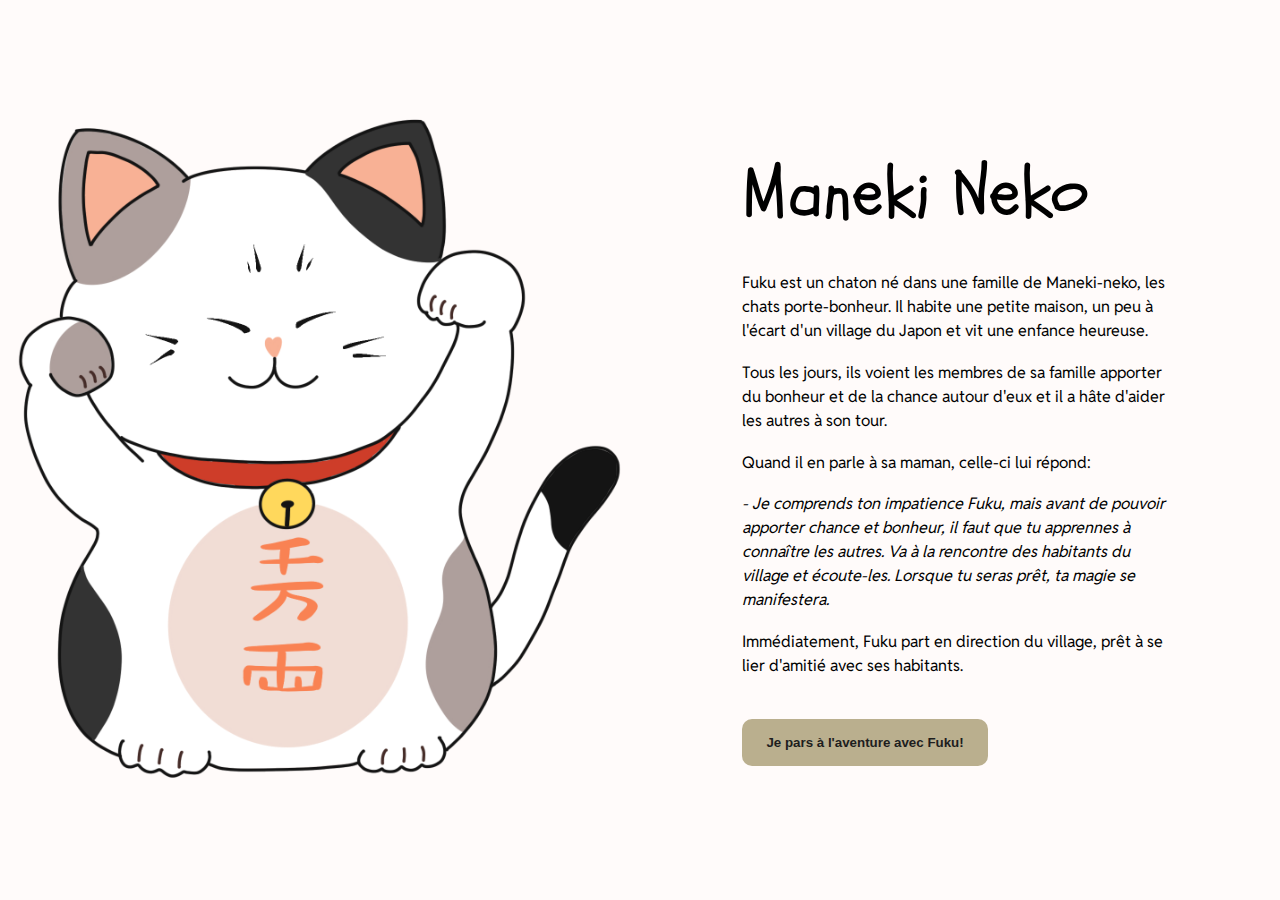
<file: index.html>
<!DOCTYPE html>
<html lang="fr">
<head>
    <meta charset="UTF-8">
    <meta name="viewport" content="width=device-width, initial-scale=1.0">
    <link rel="stylesheet" href="./css/reset.css">
    <link rel="stylesheet" href="./css/style.css">
    <title>Maneki Neko</title>
</head>
<body>
    <div class="image-container">
        <img class="image" src="./svg/maneki_neko.svg" alt="maneki neko">
    </div>

    <div class="story-container">
        <h1>Maneki Neko</h1>

        <section class="story">
            <p class="paragraph-story">
                Fuku est un chaton né dans une famille de Maneki-neko, les chats porte-bonheur. Il habite une petite maison, un peu à l'écart d'un village du Japon et vit une enfance heureuse.
            </p>
            <p class="paragraph-story">
                Tous les jours, ils voient les membres de sa famille apporter du bonheur et de la chance autour d'eux et il a hâte d'aider les autres à son tour. 
            </p>
            <p class="paragraph-story">
                Quand il en parle à sa maman, celle-ci lui répond:
            </p>
            <p class="paragraph-story-dialog">
                - Je comprends ton impatience Fuku, mais avant de pouvoir apporter chance et bonheur, il faut que tu apprennes à connaître les autres. Va à la rencontre des habitants du village et écoute-les. Lorsque tu seras prêt, ta magie se manifestera.
            </p>
            <p class="paragraph-story">Immédiatement, Fuku part en direction du village, prêt à se lier d'amitié avec ses habitants.</p>
            <a href="shop.html">
                <button type="button" class="start-button"> 
                    Je pars à l'aventure avec Fuku!
                </button>
            </a>
        </section>
    </div>
</body>
</html>
</file>
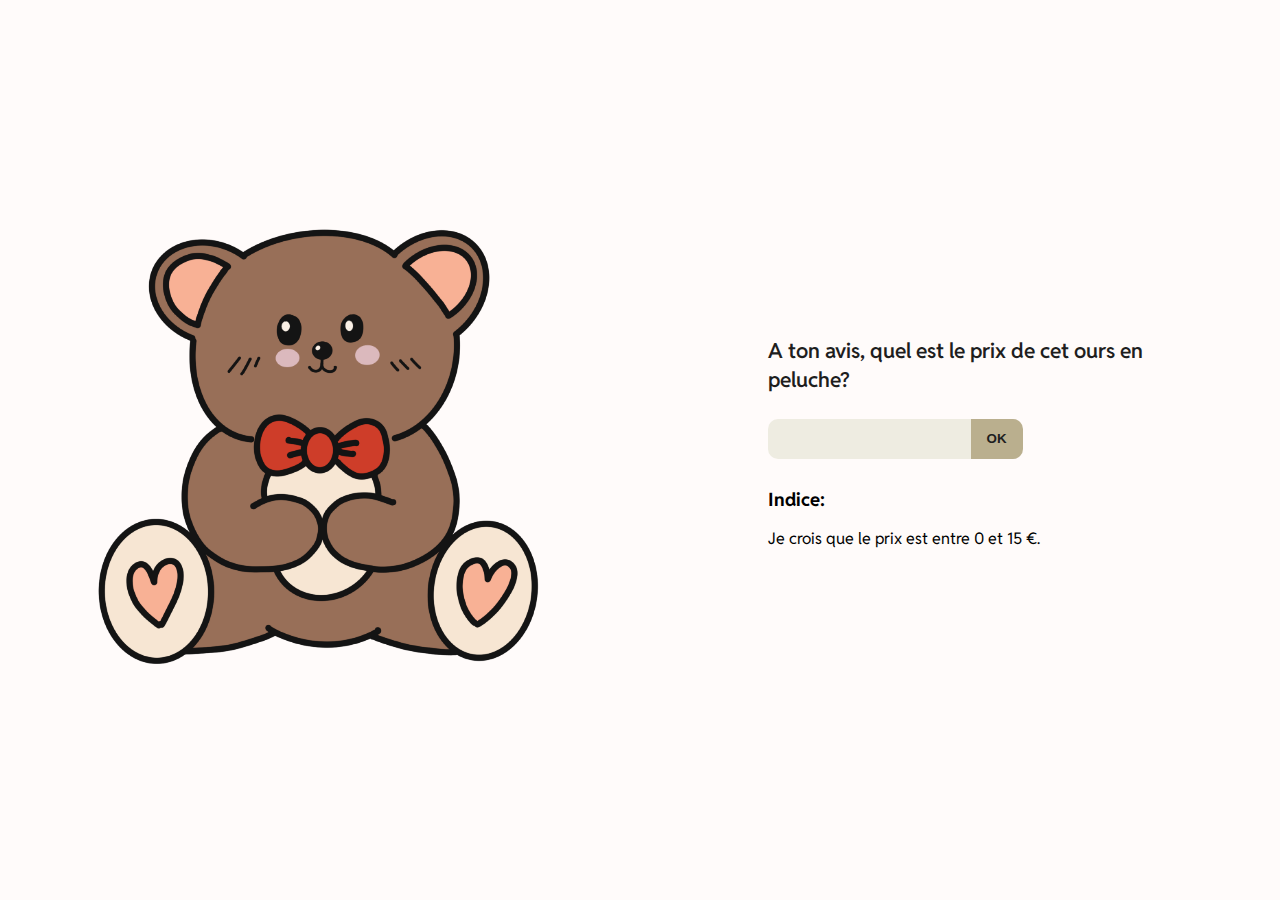
<file: game.html>
<!DOCTYPE html>
    <html lang="fr">
    <head>
        <meta charset="UTF-8">
        <meta name="viewport" content="width=device-width, initial-scale=1.0">
        <link rel="stylesheet" href="./css/reset.css">
        <link rel="stylesheet" href="./css/style.css">
        <title>Devinons le prix</title>
    </head>
    <body>
        <div class="image-container">
            <img class="object-image" id="bear-image" src="./svg/teddy_bear.svg" alt="ours en peluche">
        </div>

        <div class="game-container">
            <form id="game-form">
                <label>
                    <div class="question">
                        A ton avis, quel est le prix de <span id="object-name">cet ours en peluche</span>?
                    </div>
                    <div class="answer">
                        <input type="text" name="object-price" id="price-input">
                        <button type="submit" id="submit-button">OK</button>
                    </div>
                </label>
                
            </form>

            <div class="hints-container">
                <h2 id="hints-title">Indice:</h2>
                <ul>
                    <li>Je crois que le prix est entre 0 et 15 €.</li>
                </ul> 
                <ul id="hints-list">
                </ul>
            </div>
        </div>

        <div class="overlay"></div>

        <div class="game-hidden-popup">
            <button id="close-pop-button" type="button">&Cross;</button>
            <p class="popup-text"></p>
        </div>
    <script src="./app/app.js"></script>    
    </body>
    </html>
</file>
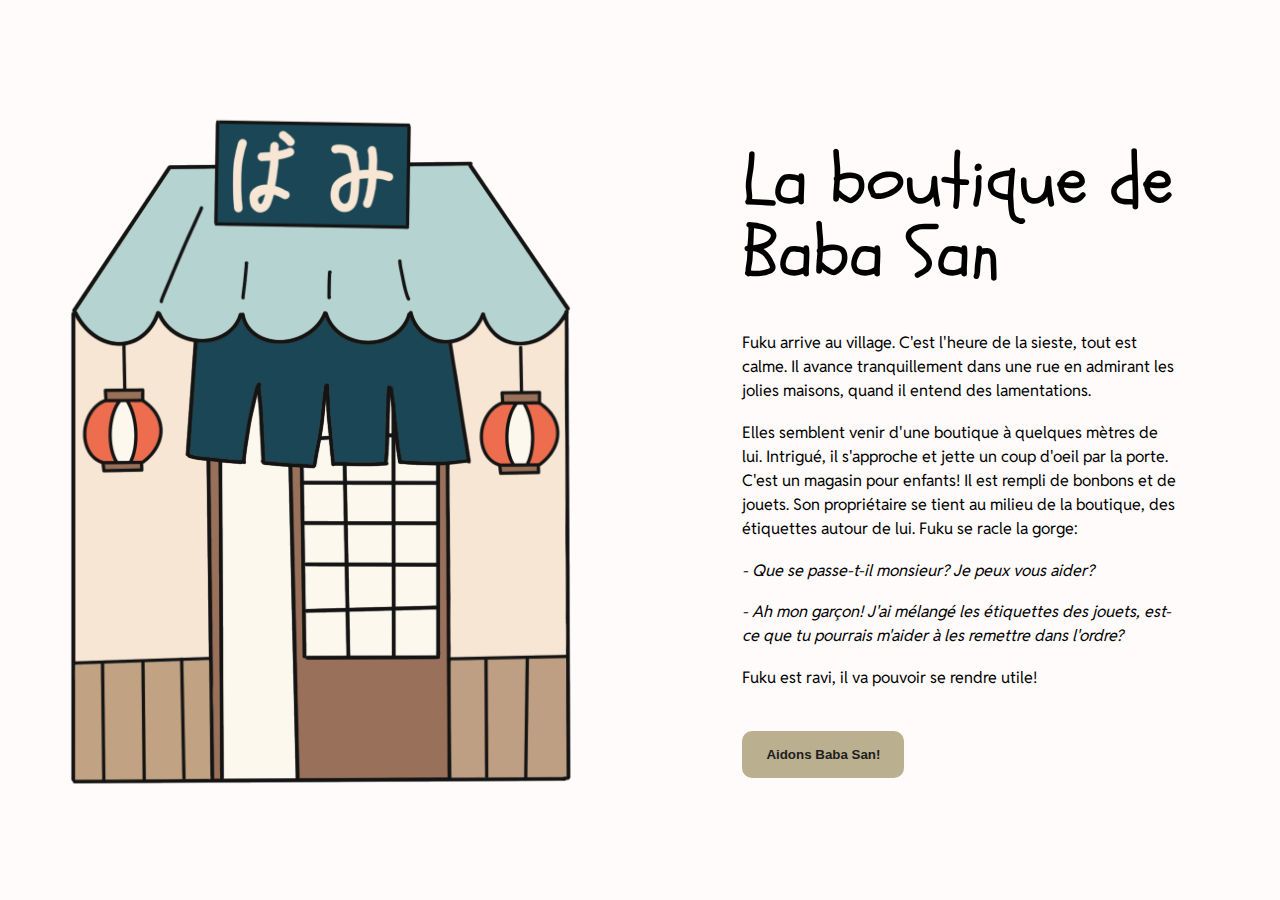
<file: shop.html>
<!DOCTYPE html>
<html lang="fr">
<head>
    <meta charset="UTF-8">
    <meta name="viewport" content="width=device-width, initial-scale=1.0">
    <link rel="stylesheet" href="./css/reset.css">
    <link rel="stylesheet" href="./css/style.css">
    <title>Bienvenue à la boutique</title>
</head>
<body>
    <div class="image-container">
        <img class="image" src="./svg/shop.svg" alt="boutique de baba san">
    </div>

    <div class="story-container">
        <h1>La boutique de Baba San</h1>

        <section class="story">
            <p class="paragraph-story">
                Fuku arrive au village. C'est l'heure de la sieste, tout est calme. Il avance tranquillement dans une rue en admirant les jolies maisons, quand il entend des lamentations.
            </p>
            <p class="paragraph-story">
                Elles semblent venir d'une boutique à quelques mètres de lui. Intrigué, il s'approche et jette un coup d'oeil par la porte. C'est un magasin pour enfants! Il est rempli de bonbons et de jouets. Son propriétaire se tient au milieu de la boutique, des étiquettes autour de lui. Fuku se racle la gorge: 
            </p>
            <p class="paragraph-story-dialog">
                - Que se passe-t-il monsieur? Je peux vous aider?
            </p>
            <p class="paragraph-story-dialog">
                - Ah mon garçon! J'ai mélangé les étiquettes des jouets, est-ce que tu pourrais m'aider à les remettre dans l'ordre?
            </p>
            <p class="paragraph-story">
                Fuku est ravi, il va pouvoir se rendre utile!
            </p>
            <a href="game.html">
                <button type="button" class="start-button"> 
                    Aidons Baba San!
                </button>
            </a>
        </section>
    </div>
</body>
</html>
</file>
<file: css/style.css>
@font-face {
    font-family: 'RedditSans';
    src: url('fonts/Reddit_Sans/RedditSans-VariableFont_wght.ttf') format('truetype');
    font-weight: 100 900; 
    font-style: normal;
  }

  @font-face {
    font-family: 'Schoolbell';
    src: url('fonts/Schoolbell/Schoolbell-Regular.ttf') format('truetype');
    font-weight: 100 900; 
    font-style: normal;
  }

* {
    box-sizing: border-box;
}

:root {
    --pearl-white: #FFFBFA;
    --beige: #EEECE1;
    --dark-beige: #BAAF8E;
    --brown: #AD9182;
    --chestnut: #583F2B;
    --light-pink: #DAB3B3;
    --old-pink: #D7B1AB;
    --red: #B91E20;
    --sage-green: #83955B;
    --green: #566A38;
    --dark-green: #2A3712;
    --dark-grey: #1E1E1E;
}

body {
    display: flex;
    height: 100%;
    font-family: 'RedditSans', 'Roboto', sans-serif;
    background-color: var(--pearl-white);
}

/* Partie gauche de l'écran */

/* Commun */
.image-container {
    width: 50%;
    height: 100vh;
    display: flex;
}

/* Index et boutique*/
.image {
    max-height: 80%;
    margin: auto;
    justify-content: center;
    align-items: center;
}

/* Jeu boutique */
.object-image {
    max-height: 50%;
    margin: auto;
    justify-content: center;
    align-items: center;
}

/* Partie droite de l'écran */

/* Index et boutique*/
.story-container {
    width: 50%;
    height: 100vh;
    display: flex;
    flex-direction: column;
    padding-right: 8%;
    padding-left: 8%;
    justify-content: center;
}

h1 {
    font-family: 'Schoolbell', sans-serif;
    font-size: 5rem;
    margin: 1.8rem 0;
    text-align: left;
}

.paragraph-story {
    line-height: 2rem;
    margin: 1.2rem 0;
}

.paragraph-story-dialog {
    line-height: 2rem;
    margin: 1.2rem 0;
    font-style: italic;
}

.start-button {
    border: none;
    color: var(--dark-grey);
    background-color: var(--dark-beige);
    border-radius: 10px;
    padding: 1rem 1.5rem;
    font-weight: 600;
    margin-top: 1.8rem;
}

.start-button:hover {
    background-color: var(--beige);
    color: var(--chestnut);
}

/* Jeu boutique */
.game-container {
    width: 50%;
    height: 100vh;
    display: flex;
    flex-direction: column;
    padding-right: 10%;
    padding-left: 10%;
    justify-content: center;
}

form {
    display: flex;
    flex-direction: column;
}

label {
    display: flex;
    flex-direction: column;
}

#hints-title {
    font-weight: bold;
    line-height: 2rem;
    font-size: 1.15rem;
}

.question {
    display: block;
    width: 100%;
    color: var(--dark-grey);
    font-weight: 600;
    font-size: 1.3rem;
    line-height: 1.8rem;

}

.answer {
    display: flex;
    align-items: center;
}

#price-input {
    margin: 1.5rem 0;
    padding: 0.8rem;
    border: none;
    border-radius: 10px 0 0 10px;
    background-color:  var(--beige);
}

#submit-button {
    margin: 0;
    padding: 0.8rem 1rem;
    border: none;
    border-radius: 0 10px 10px 0;
    background-color: var(--dark-beige);
    color: var(--dark-grey);
    font-weight: 600;
}

#submit-button:hover {
    background-color: var(--beige);
    color: var(--chestnut);
}

li {
    line-height: 3rem;
}

/* pop up*/
.game-hidden-popup {
    position: absolute;
    background-color: var(--beige);
    padding: 2rem;
    border-radius: 10px;
    top: 50%;
    left: 50%;
    transform: translate(-50%, -50%);
    display: none;
}

.game-popup {
    position: absolute;
    background-color: var(--beige);
    padding: 2rem;
    border-radius: 10px;
    top: 50%;
    left: 50%;
    transform: translate(-50%, -50%);
    z-index: 1000;
}

#close-pop-button {
    position: absolute;
    right: 1rem;
    top: 1rem;
    margin-bottom: 1rem;
}

.popup-text {
    margin: 1rem;
}

.overlay {
    position: fixed;
    top: 0;
    left: 0;
    width: 100%;
    height: 100%;
    background-color: rgba(0, 0, 0, 0.5);
    z-index: 999;
    display: none;
}

/* responsive*/

@media (max-width:1410px) {
    h1 {
        font-size: 4.5rem;
        margin: 1.5rem 0;
    }

    .paragraph-story {
        line-height: 1.5rem;
        margin: 1.1rem 0;
    }
    
    .paragraph-story-dialog {
        line-height: 1.5rem;
        margin: 1.1rem 0;
    }

    .start-button {
        margin-top: 1.5rem;
    }
}

@media (max-width:1160px) {
    .story-container {
        padding-left: 5%;
    }

    h1 {
        font-size: 3.5rem;
        margin: 1.2rem 0;
    }

    .paragraph-story {
        line-height: 1.5rem;
        margin: 1rem 0;
    }
    
    .paragraph-story-dialog {
        line-height: 1.5rem;
        margin: 1rem 0;
    }

    .start-button {
        margin-top: 1.2rem;
    }
}

@media (max-width:970px) {
    .image-container {
        width: 40%;
        height: 100vh;
    }

    .image {
        width: 100%;
    }

    .story-container {
        width: 60%;
        height: 100vh;
    }

    .game-container {
        width: 60%;
    }

    .object-image {
        width: 80%;
    }
}

@media (max-width:770px) {
    body {
        display: flex;
        flex-direction: column;
    }

    .image-container {
        width: 100%;
        height: 100%;
    }
    
    .image {
        max-width: 80%;
        height: auto;
    }
    
    .story-container {
        width: 100%;
        height: 100%;
        text-align: center;
    }

    h1 {
        font-size: 2rem;
    }

    .object-image {
        margin: 5% auto;
        width: 50%;
    }

    .game-container {
        margin: 5% 0;
        width: 100%;
        text-align: center;
        justify-content: flex-start;
        align-items: center;
        height: 100%;
    }

    .answer {
        margin: auto;
    }
}
</file>
